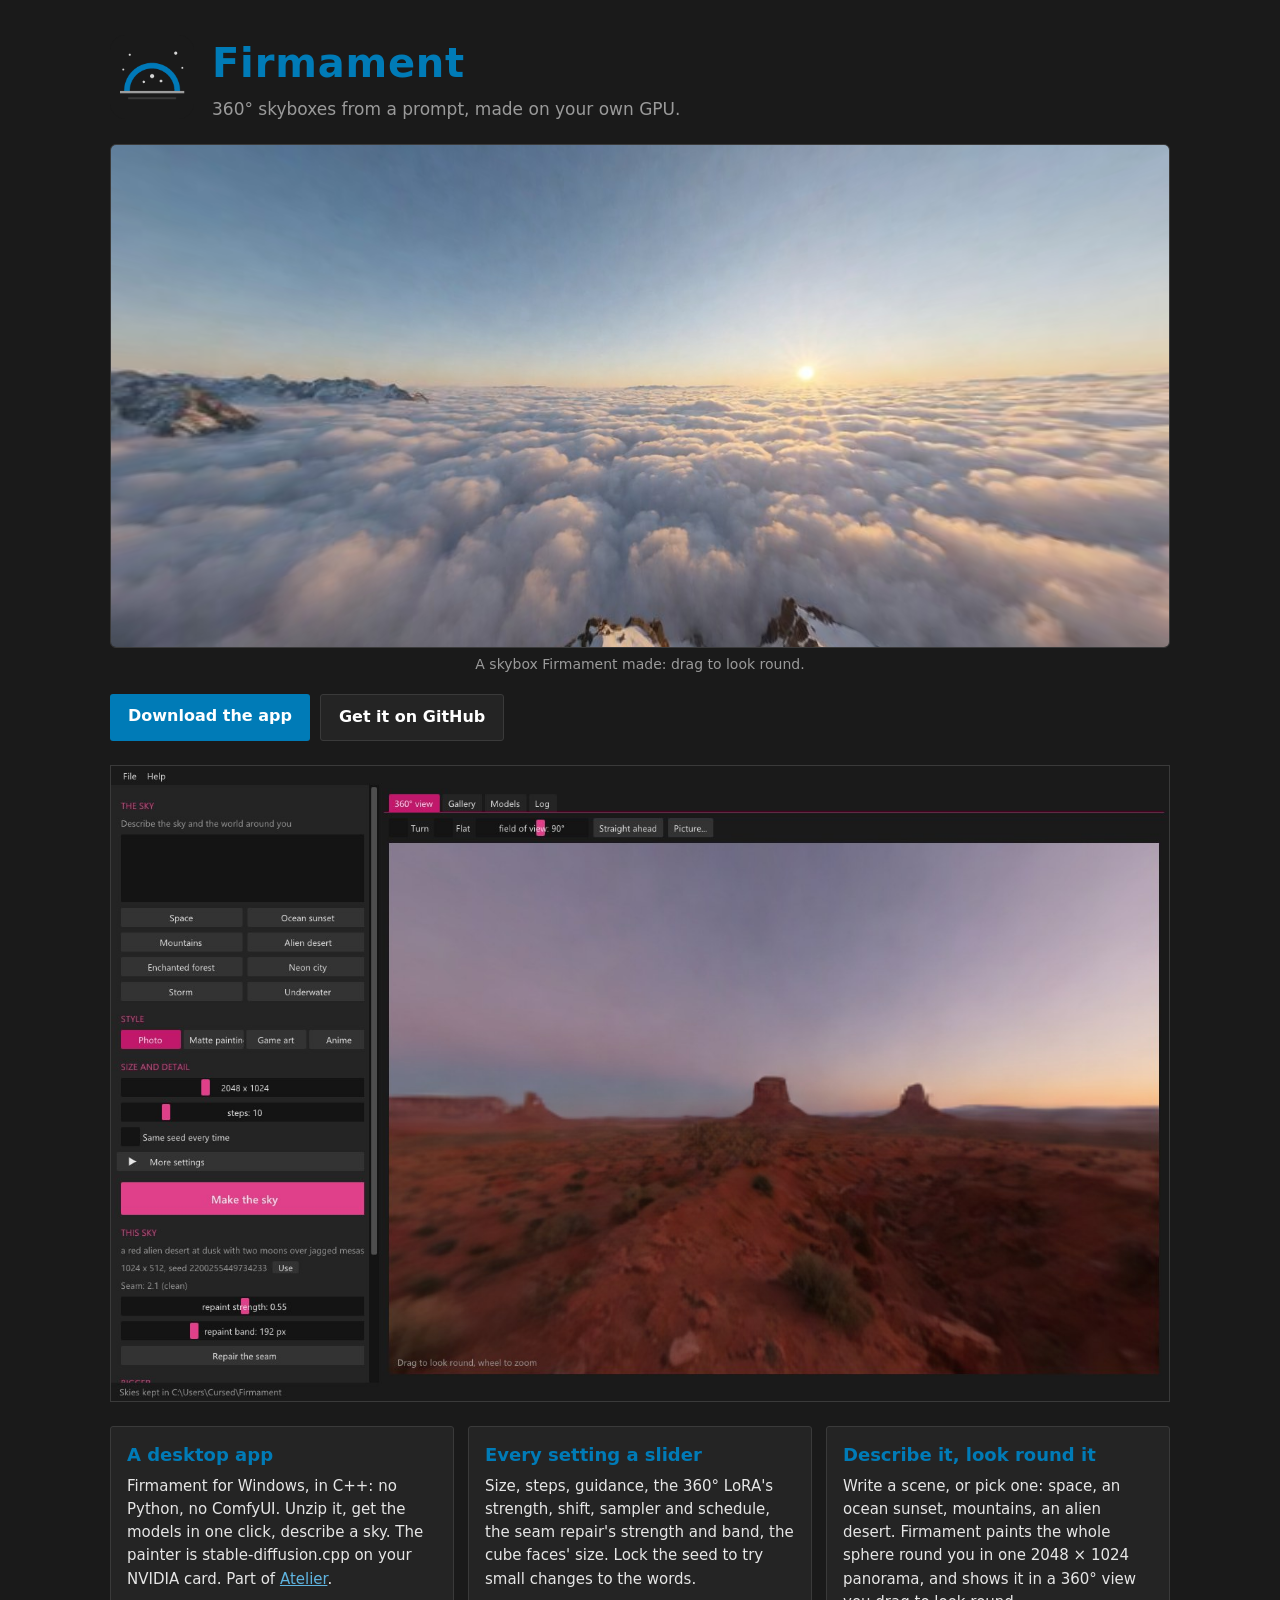
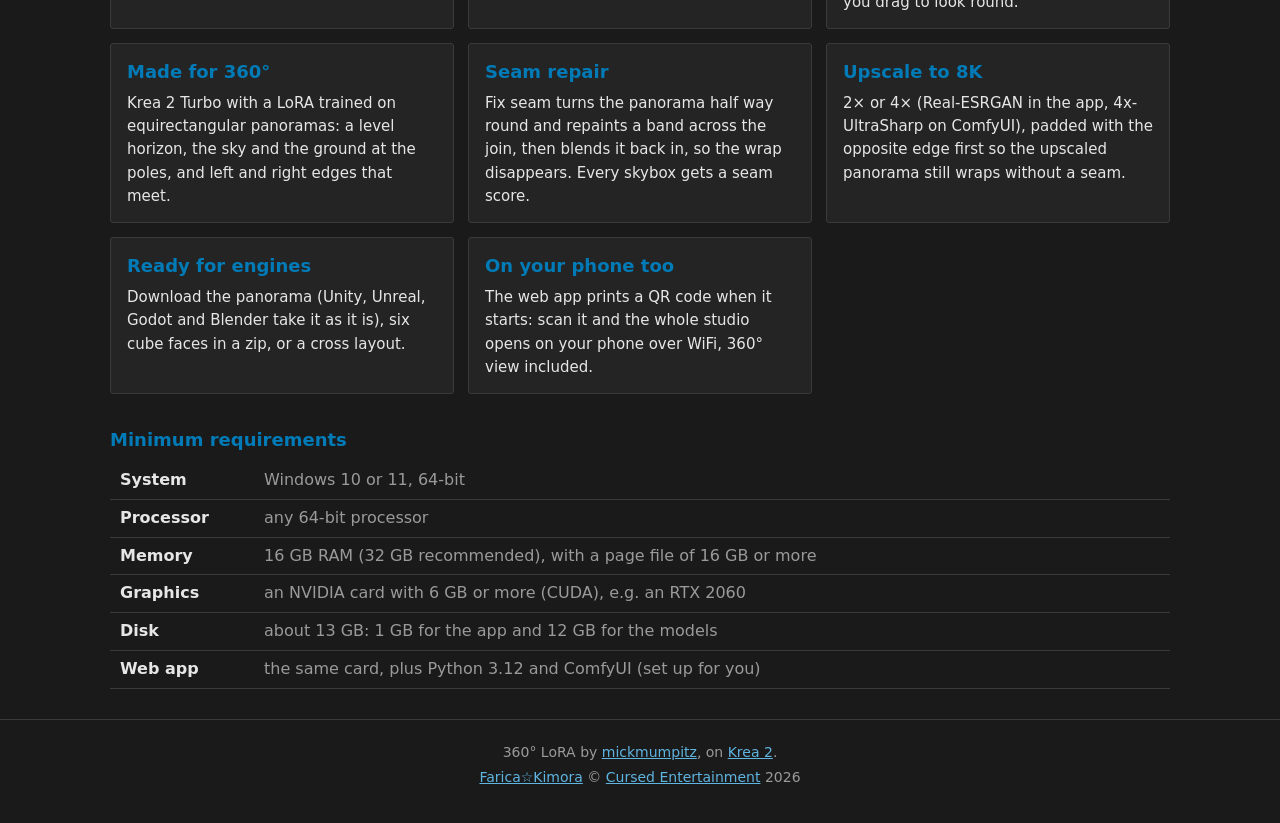
<file: index.html>
<!DOCTYPE html>
<html lang="en">

<head>
  <meta charset="UTF-8">
  <meta name="viewport" content="width=device-width, initial-scale=1.0">
  <title>Firmament - 360° skyboxes from a prompt</title>
  <meta name="description" content="Firmament: 360-degree skyboxes from a text prompt, on your own GPU. A desktop app in C++ (stable-diffusion.cpp, no Python) and a web app on ComfyUI: Krea 2 Turbo with a 360 panorama LoRA, seam repair, upscaling, cube map export and a 360 viewer. Part of Atelier.">
  <link rel="icon" href="site/favicon.ico">
  <link rel="stylesheet" href="site/style.css">
</head>

<body>
  <header class="top">
    <img class="logo" src="site/logo.png" alt="Firmament">
    <div>
      <h1>Firmament</h1>
      <p class="tag">360° skyboxes from a prompt, made on your own GPU.</p>
    </div>
  </header>

  <main>
    <section class="sky">
      <canvas id="sky" aria-label="A skybox made with Firmament: drag to look round"></canvas>
      <p class="hint">A skybox Firmament made: drag to look round.</p>
    </section>

    <section class="actions">
      <a class="btn" href="https://github.com/CursedPrograms/Firmament/releases">Download the app</a>
      <a class="btn quiet" href="https://github.com/CursedPrograms/Firmament">Get it on GitHub</a>
    </section>

    <section class="shot">
      <img src="images/app.jpg" alt="Firmament's desktop app: the prompt, the styles and a desert skybox in its 360 view">
    </section>

    <section class="grid">
      <article>
        <h2>A desktop app</h2>
        <p>Firmament for Windows, in C++: no Python, no ComfyUI. Unzip it, get the models in one click, describe a sky.
          The painter is stable-diffusion.cpp on your NVIDIA card. Part of
          <a href="https://github.com/CursedPrograms/Atelier">Atelier</a>.</p>
      </article>
      <article>
        <h2>Every setting a slider</h2>
        <p>Size, steps, guidance, the 360° LoRA's strength, shift, sampler and schedule, the seam repair's strength and
          band, the cube faces' size. Lock the seed to try small changes to the words.</p>
      </article>
      <article>
        <h2>Describe it, look round it</h2>
        <p>Write a scene, or pick one: space, an ocean sunset, mountains, an alien desert. Firmament paints the whole
          sphere round you in one 2048 × 1024 panorama, and shows it in a 360° view you drag to look round.</p>
      </article>
      <article>
        <h2>Made for 360°</h2>
        <p>Krea 2 Turbo with a LoRA trained on equirectangular panoramas: a level horizon, the sky and the ground at
          the poles, and left and right edges that meet.</p>
      </article>
      <article>
        <h2>Seam repair</h2>
        <p>Fix seam turns the panorama half way round and repaints a band across the join, then blends it back in, so
          the wrap disappears. Every skybox gets a seam score.</p>
      </article>
      <article>
        <h2>Upscale to 8K</h2>
        <p>2× or 4× (Real-ESRGAN in the app, 4x-UltraSharp on ComfyUI), padded with the opposite edge first so the
          upscaled panorama still wraps without a seam.</p>
      </article>
      <article>
        <h2>Ready for engines</h2>
        <p>Download the panorama (Unity, Unreal, Godot and Blender take it as it is), six cube faces in a zip, or a
          cross layout.</p>
      </article>
      <article>
        <h2>On your phone too</h2>
        <p>The web app prints a QR code when it starts: scan it and the whole studio opens on your phone over WiFi,
          360° view included.</p>
      </article>
    </section>
    <section class="keys" id="requirements">
      <h2>Minimum requirements</h2>
      <table class="reqs">
        <tr><th>System</th><td>Windows 10 or 11, 64-bit</td></tr>
        <tr><th>Processor</th><td>any 64-bit processor</td></tr>
        <tr><th>Memory</th><td>16 GB RAM (32 GB recommended), with a page file of 16 GB or more</td></tr>
        <tr><th>Graphics</th><td>an NVIDIA card with 6 GB or more (CUDA), e.g. an RTX 2060</td></tr>
        <tr><th>Disk</th><td>about 13 GB: 1 GB for the app and 12 GB for the models</td></tr>
        <tr><th>Web app</th><td>the same card, plus Python 3.12 and ComfyUI (set up for you)</td></tr>
      </table>
    </section>
  </main>

  <footer>
    <p>360° LoRA by <a href="https://huggingface.co/mickmumpitz/Krea2-360-ERP-LoRAs">mickmumpitz</a>, on
      <a href="https://huggingface.co/Comfy-Org/Krea-2">Krea 2</a>.</p>
    <p><a href="https://farica-kimora.github.io/FaricaKimora/">Farica☆Kimora</a> &copy;
      <a href="https://cursed-entertainment.itch.io/">Cursed Entertainment</a> <span id="year">2026</span></p>
  </footer>
  <script type="module" src="site/site.js"></script>
</body>

</html>
</file>
<file: site/style.css>
/* Firmament's page: the Changeling greys with the Atelier blue. Solid colours, no gradients, no shadows. */
:root {
  --bg: #1a1a1a;
  --panel: #242424;
  --line: #3a3a3a;
  --text: #e6e6e6;
  --dim: #9a9a9a;
  --blue: #007bb7;
  --blue-dark: #005c8a;
  --link: #5fb4e0;
}

* { box-sizing: border-box; }

body {
  margin: 0;
  background-color: var(--bg);
  color: var(--text);
  font-family: "Segoe UI", system-ui, sans-serif;
  line-height: 1.55;
}

a { color: var(--link); }

.top {
  display: flex;
  align-items: center;
  gap: 18px;
  max-width: 1100px;
  margin: 0 auto;
  padding: 32px 20px 12px;
}

.logo { width: 84px; height: 84px; }

h1 { margin: 0; font-size: 40px; color: var(--blue); letter-spacing: .02em; }
.tag { margin: 2px 0 0; color: var(--dim); font-size: 17px; }

main { max-width: 1100px; margin: 0 auto; padding: 0 20px 30px; }


.actions { display: flex; flex-wrap: wrap; gap: 10px; margin: 18px 0 8px; }

.btn {
  display: inline-block;
  padding: 10px 18px;
  background-color: var(--blue);
  color: #ffffff;
  text-decoration: none;
  font-weight: 600;
  border-radius: 3px;
}
.btn:hover { background-color: var(--blue-dark); }
.btn.quiet { background-color: var(--panel); border: 1px solid var(--line); }
.btn.quiet:hover { border-color: var(--blue); background-color: var(--panel); }

.grid {
  display: grid;
  grid-template-columns: repeat(3, 1fr);
  gap: 14px;
  margin-top: 22px;
}

.grid article {
  background-color: var(--panel);
  border: 1px solid var(--line);
  border-radius: 3px;
  padding: 14px 16px;
}

h2 { margin: 0 0 6px; font-size: 18px; color: var(--blue); }
.grid p { margin: 0; color: var(--text); font-size: 15px; }


footer {
  border-top: 1px solid var(--line);
  padding: 18px 20px 30px;
  text-align: center;
  color: var(--dim);
  font-size: 14px;
}
footer p { margin: 4px 0; }

@media (max-width: 860px) {
  .grid { grid-template-columns: 1fr 1fr; }
}

@media (max-width: 560px) {
  .top { flex-direction: column; text-align: center; padding-top: 22px; }
  h1 { font-size: 32px; }
  .grid { grid-template-columns: 1fr; }
  .btn { flex: 1; text-align: center; }
}

/* the 360 view */
.sky { margin: 10px 0 0; }
.sky canvas { display: block; width: 100%; height: 56vh; min-height: 260px; border: 1px solid var(--line);
  border-radius: 6px; background: var(--panel); touch-action: none; cursor: grab; }
.sky canvas:active { cursor: grabbing; }
.hint { color: var(--dim); font-size: 14px; margin: 6px 0 0; text-align: center; }

/* a screenshot of the desktop app */
.shot { max-width: 1100px; margin: 24px auto; }
.shot img { width: 100%; display: block; border: 1px solid var(--line); }

/* minimum requirements */
#requirements { margin-top: 32px; }
.reqs { width: 100%; border-collapse: collapse; margin-top: 8px; }
.reqs th, .reqs td { padding: 6px 10px; text-align: left; vertical-align: top;
  border-bottom: 1px solid var(--line, var(--border, #3a3a3a)); }
.reqs th { width: 9em; color: var(--text); font-weight: 600; white-space: nowrap; }
.reqs td { color: var(--dim, var(--text)); }
@media (max-width: 600px) { .reqs th { width: auto; white-space: normal; } }
</file>
